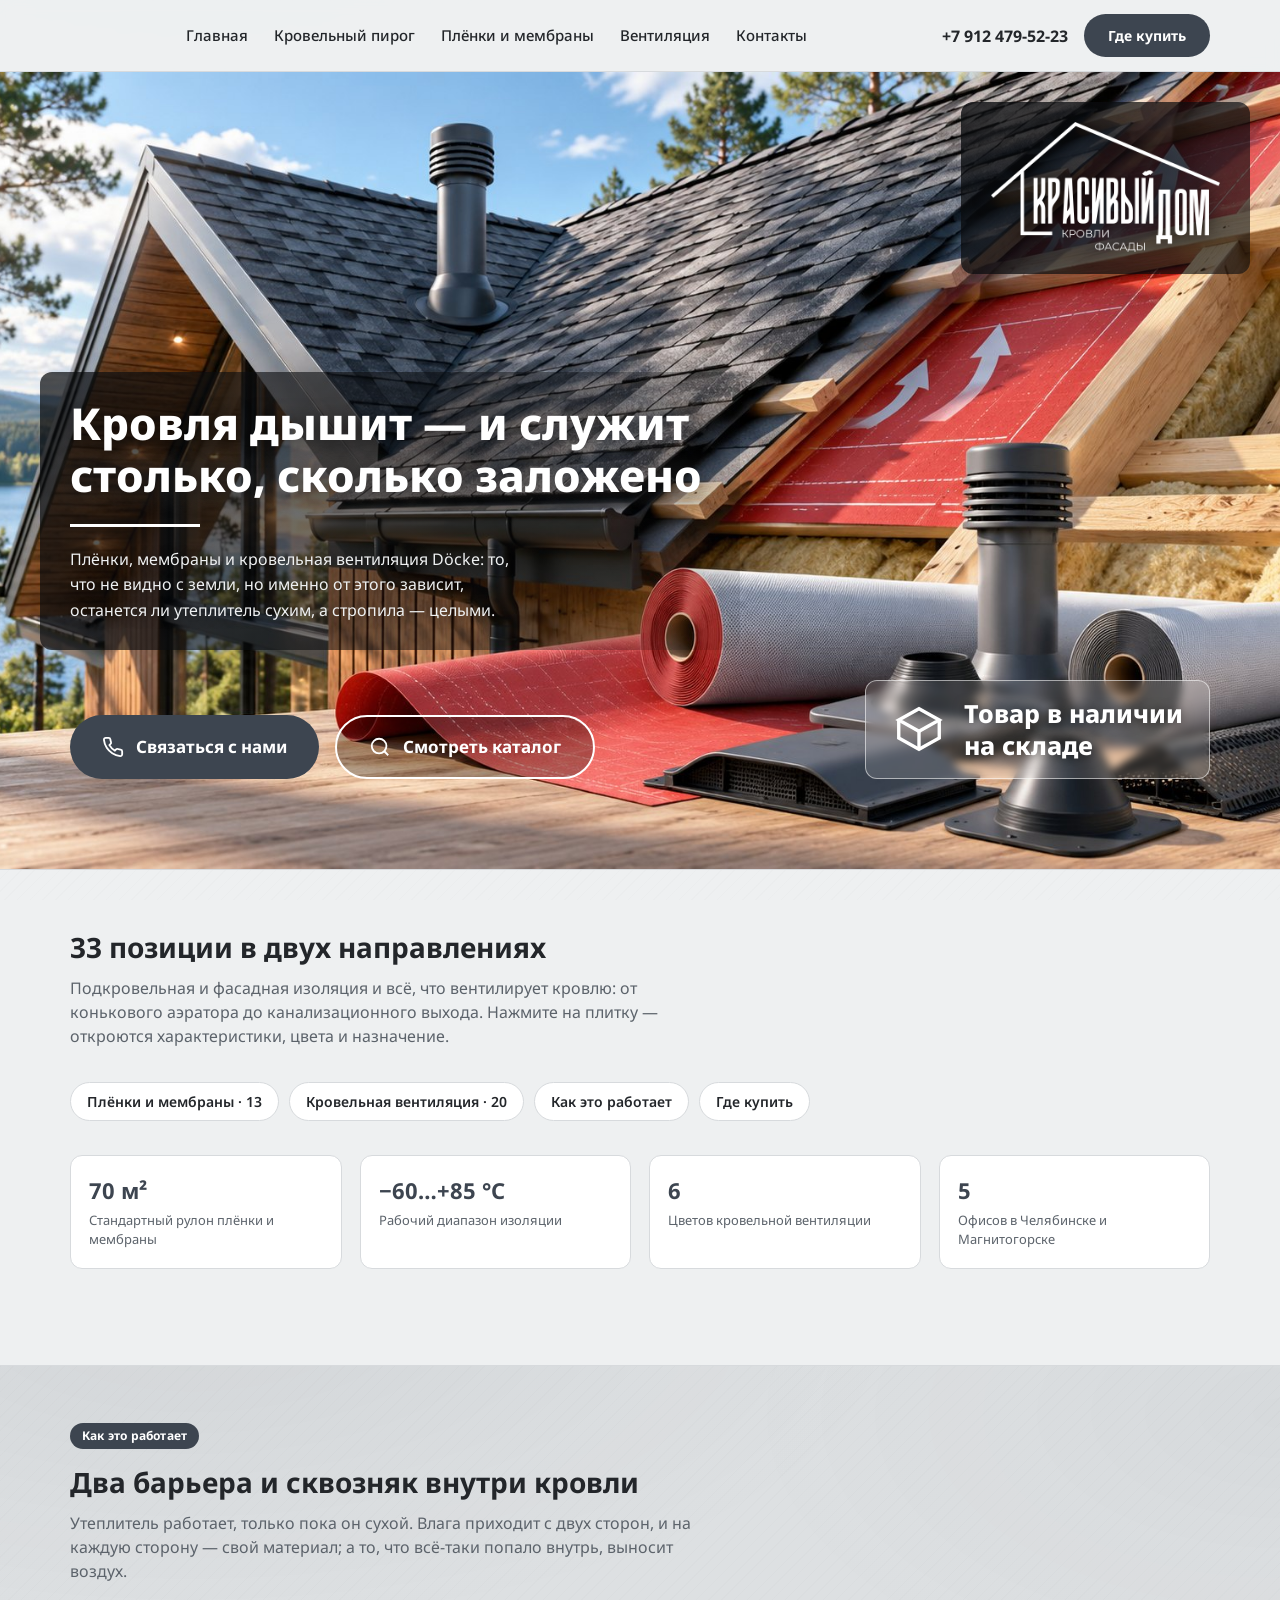
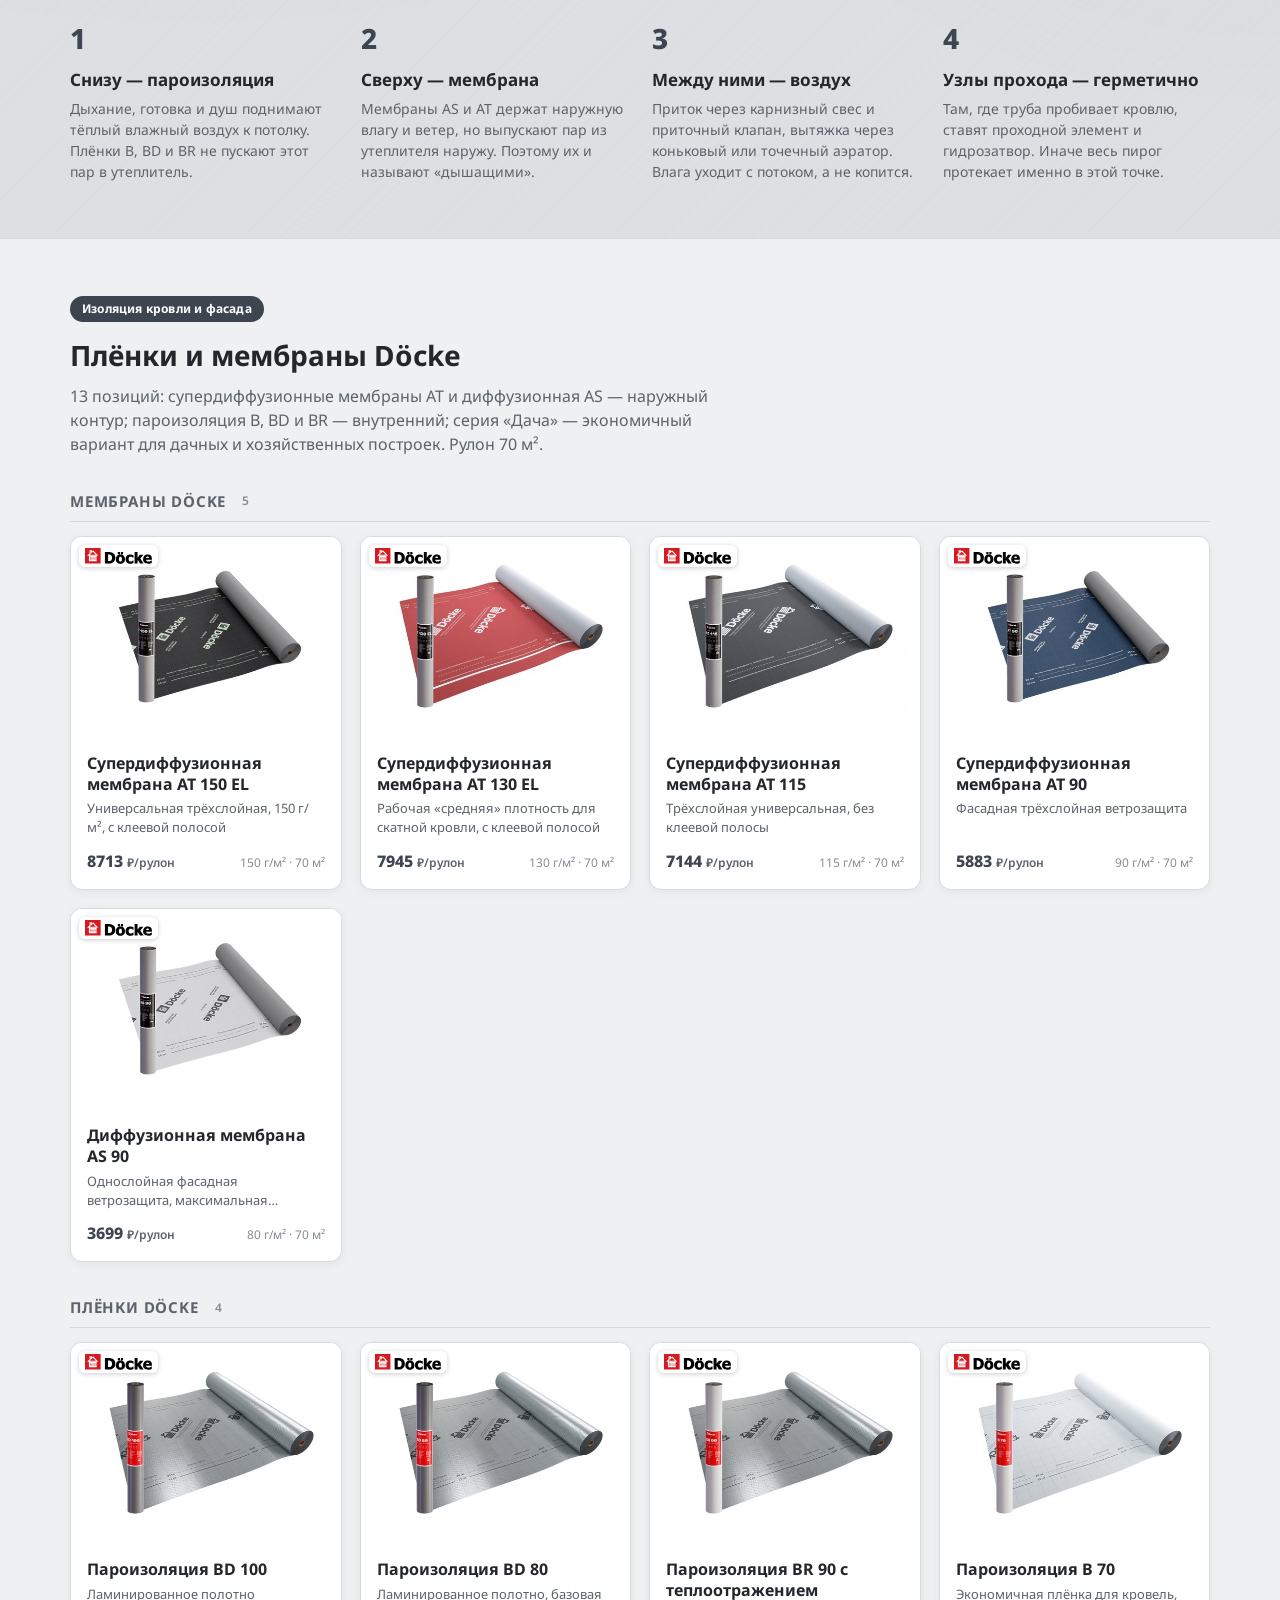
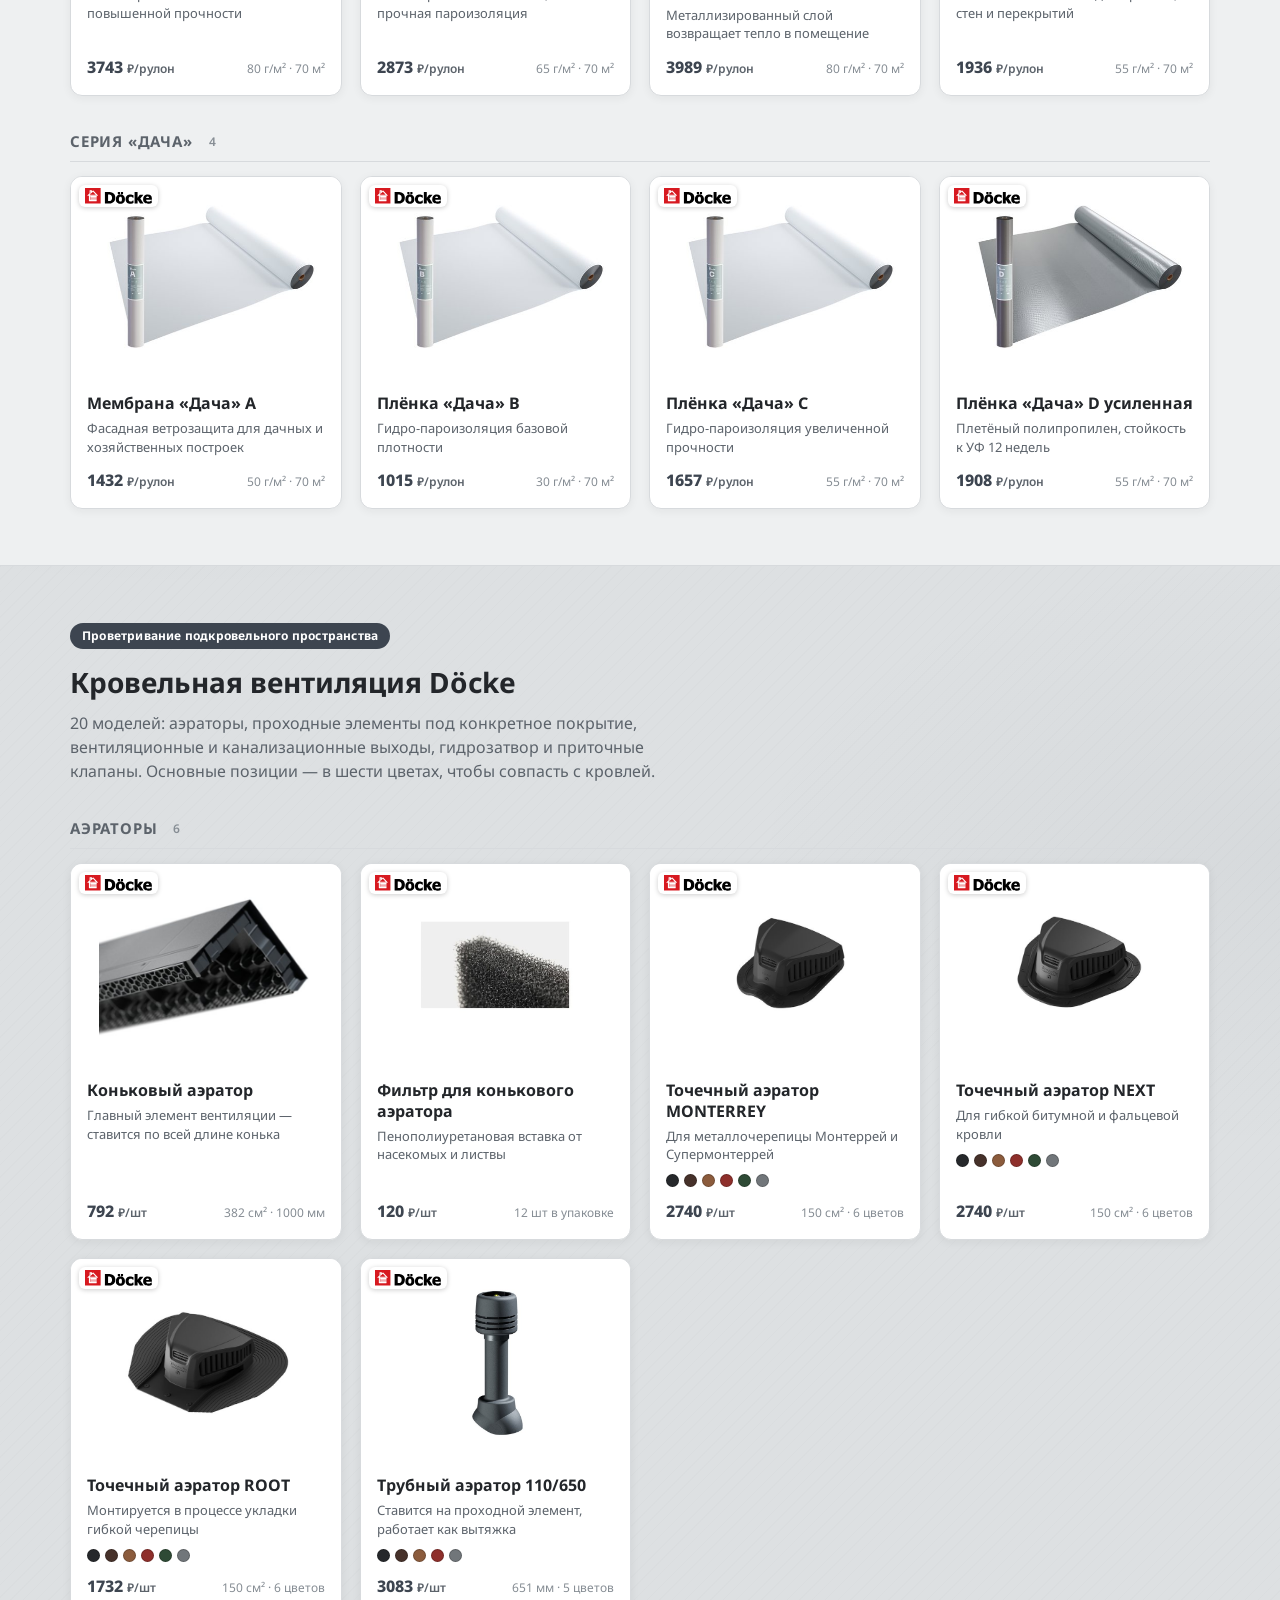
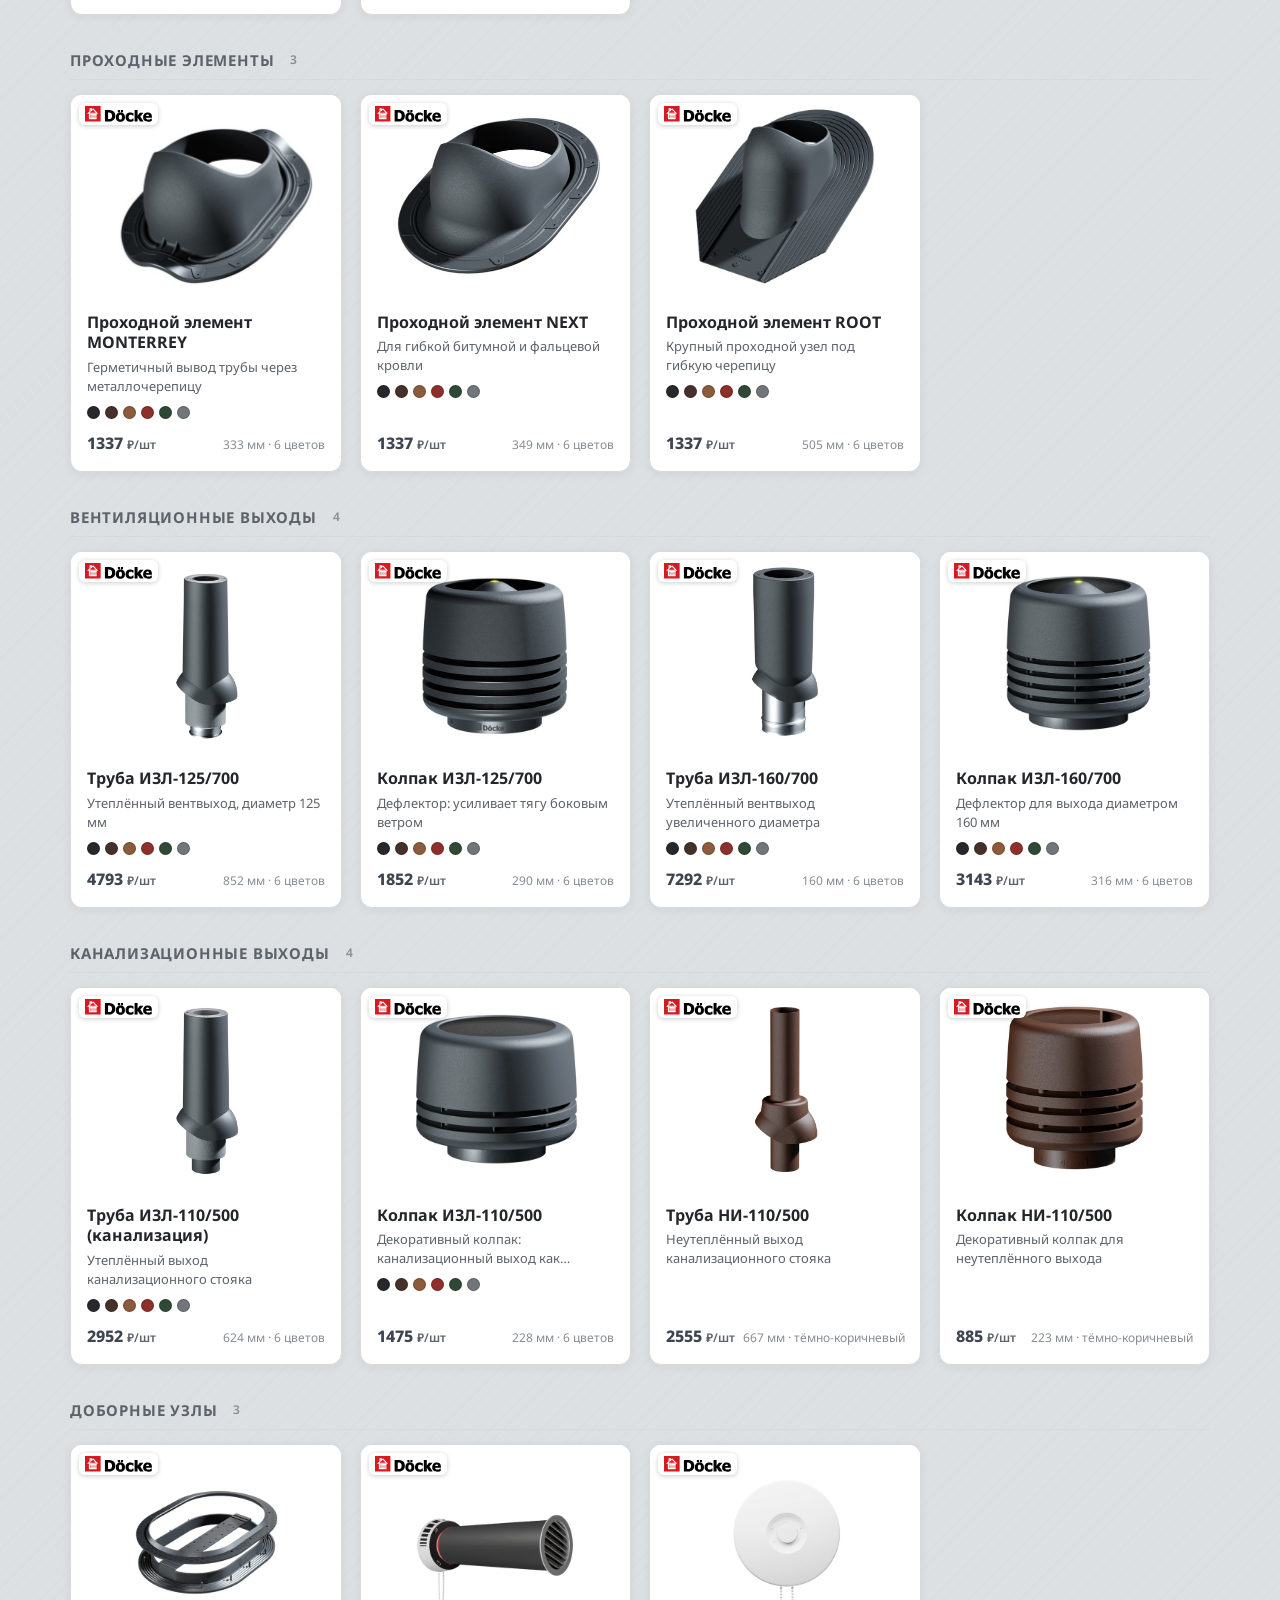
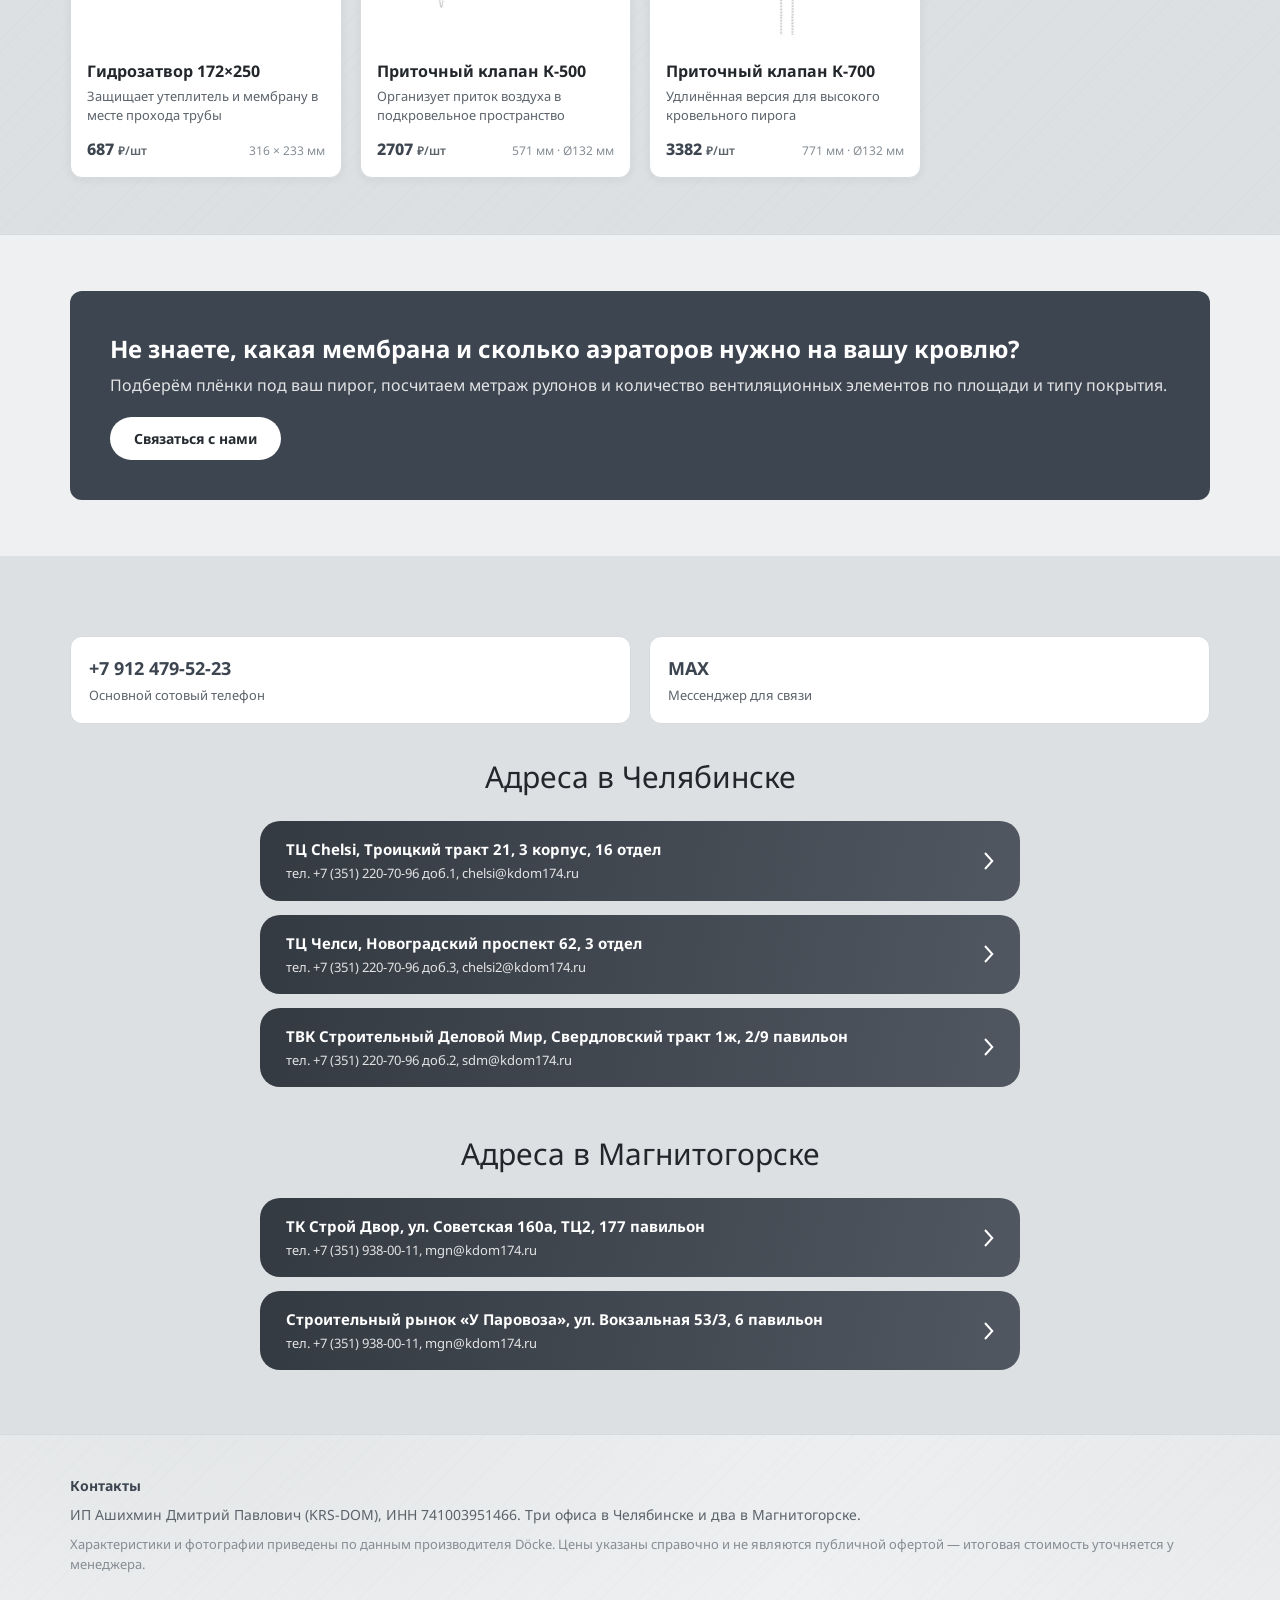
<file: index.html>
<!doctype html>
<html lang="ru">
<head>
<meta charset="UTF-8">
<meta name="viewport" content="width=device-width, initial-scale=1">
<title>Плёнки, мембраны и кровельная вентиляция Döcke — купить в Челябинске и Магнитогорске | Красивый дом</title>
<meta name="description" content="Официальный дилер Döcke в Челябинске и Магнитогорске. Супердиффузионные мембраны AT и AS, пароизоляция BD, BR и B, серия «Дача», коньковые и точечные аэраторы, проходные элементы, вентиляционные и канализационные выходы. Характеристики, цвета, адреса офисов.">
<link rel="preconnect" href="https://fonts.googleapis.com">
<link href="https://fonts.googleapis.com/css2?family=Noto+Sans:wght@400;500;700;800&subset=cyrillic&display=swap" rel="stylesheet">
<link rel="stylesheet" href="assets/style.css?v=2">
</head>
<body>

<header class="site-header">
  <div class="container header-inner">
    <nav class="main-nav">
      <a href="#top">Главная</a>
      <a href="#pirog">Кровельный пирог</a>
      <a href="#films">Плёнки и мембраны</a>
      <a href="#vent">Вентиляция</a>
      <a href="#contacts">Контакты</a>
    </nav>
    <div class="header-contacts">
      <span class="header-phone">+7 912 479-52-23</span>
      <a href="#contacts" class="btn">Где купить</a>
    </div>
  </div>
</header>

<section class="hero-v2" id="top">
  <img class="hero-v2-bg" src="assets/images/hero/hero-krovelnyy-pirog.jpg" alt="Кровельный пирог в разрезе: гибкая черепица, супердиффузионная мембрана, утеплитель, аэраторы и вентиляционные выходы Döcke" style="object-position: 62% 50%">
  <div class="hero-v2-logo">
    <img src="assets/images/logo-krasiviydom-white.png" alt="Красивый дом — Кровли, Фасады">
  </div>
  <div class="container hero-v2-inner">
    <div class="hero-v2-text">
      <h1>Кровля дышит — <span class="accent">и служит столько, сколько заложено</span></h1>
      <div class="hero-v2-rule"></div>
      <p>Плёнки, мембраны и кровельная вентиляция Döcke: то, что не видно с земли, но именно от этого зависит, останется ли утеплитель сухим, а стропила — целыми.</p>
    </div>

    <div class="hero-v2-bottom">
      <div class="hero-v2-actions">
        <a href="#contacts" class="btn">
          <svg width="22" height="22" viewBox="0 0 24 24" fill="none" stroke="currentColor" stroke-width="2"><path d="M22 16.92v3a2 2 0 0 1-2.18 2 19.79 19.79 0 0 1-8.63-3.07 19.5 19.5 0 0 1-6-6 19.79 19.79 0 0 1-3.07-8.67A2 2 0 0 1 4.11 2h3a2 2 0 0 1 2 1.72c.127.96.362 1.903.7 2.81a2 2 0 0 1-.45 2.11L8.09 9.91a16 16 0 0 0 6 6l1.27-1.27a2 2 0 0 1 2.11-.45c.907.338 1.85.573 2.81.7A2 2 0 0 1 22 16.92Z"/></svg>
          Связаться с нами
        </a>
        <a href="#films" class="btn-outline">
          <svg width="22" height="22" viewBox="0 0 24 24" fill="none" stroke="currentColor" stroke-width="2"><circle cx="11" cy="11" r="8"/><path d="m21 21-4.35-4.35"/></svg>
          Смотреть каталог
        </a>
      </div>
      <div class="hero-v2-stock">
        <svg width="46" height="46" viewBox="0 0 24 24" fill="none" stroke="currentColor" stroke-width="1.5"><path d="M21 8 12 3 3 8l9 5 9-5Z"/><path d="M3 8v8l9 5 9-5V8"/><path d="M12 13v8"/></svg>
        <span>Товар в наличии<br>на складе</span>
      </div>
    </div>
  </div>
</section>

<section>
  <div class="container">
    <h2 class="section-title">33 позиции в двух направлениях</h2>
    <p class="section-sub">Подкровельная и фасадная изоляция и всё, что вентилирует кровлю: от конькового аэратора до канализационного выхода. Нажмите на плитку — откроются характеристики, цвета и назначение.</p>

    <div class="quick-nav">
      <a href="#films">Плёнки и мембраны · 13</a>
      <a href="#vent">Кровельная вентиляция · 20</a>
      <a href="#pirog">Как это работает</a>
      <a href="#contacts">Где купить</a>
    </div>

    <div class="spec-grid" style="margin-top:0">
      <div class="spec-item"><div class="val">70 м²</div><div class="lbl">Стандартный рулон плёнки и мембраны</div></div>
      <div class="spec-item"><div class="val">−60…+85 °C</div><div class="lbl">Рабочий диапазон изоляции</div></div>
      <div class="spec-item"><div class="val">6</div><div class="lbl">Цветов кровельной вентиляции</div></div>
      <div class="spec-item"><div class="val">5</div><div class="lbl">Офисов в Челябинске и Магнитогорске</div></div>
    </div>
  </div>
</section>

<section class="alt" id="pirog">
  <div class="container">
    <div><span class="tag">Как это работает</span></div>
    <h2 class="section-title">Два барьера и сквозняк внутри кровли</h2>
    <p class="section-sub">Утеплитель работает, только пока он сухой. Влага приходит с двух сторон, и на каждую сторону — свой материал; а то, что всё-таки попало внутрь, выносит воздух.</p>
    <div class="advantages">
      <div class="advantage">
        <div class="num">1</div>
        <h4>Снизу — пароизоляция</h4>
        <p>Дыхание, готовка и душ поднимают тёплый влажный воздух к потолку. Плёнки B, BD и BR не пускают этот пар в утеплитель.</p>
      </div>
      <div class="advantage">
        <div class="num">2</div>
        <h4>Сверху — мембрана</h4>
        <p>Мембраны AS и AT держат наружную влагу и ветер, но выпускают пар из утеплителя наружу. Поэтому их и называют «дышащими».</p>
      </div>
      <div class="advantage">
        <div class="num">3</div>
        <h4>Между ними — воздух</h4>
        <p>Приток через карнизный свес и приточный клапан, вытяжка через коньковый или точечный аэратор. Влага уходит с потоком, а не копится.</p>
      </div>
      <div class="advantage">
        <div class="num">4</div>
        <h4>Узлы прохода — герметично</h4>
        <p>Там, где труба пробивает кровлю, ставят проходной элемент и гидрозатвор. Иначе весь пирог протекает именно в этой точке.</p>
      </div>
    </div>
  </div>
</section>

<section id="films">
  <div class="container">
    <div><span class="tag">Изоляция кровли и фасада</span></div>
    <h2 class="section-title">Плёнки и мембраны Döcke</h2>
    <p class="section-sub">13 позиций: супердиффузионные мембраны AT и диффузионная AS — наружный контур; пароизоляция B, BD и BR — внутренний; серия «Дача» — экономичный вариант для дачных и хозяйственных построек. Рулон 70 м².</p>
    <div id="films-grid"></div>
  </div>
</section>

<section class="alt" id="vent">
  <div class="container">
    <div><span class="tag">Проветривание подкровельного пространства</span></div>
    <h2 class="section-title">Кровельная вентиляция Döcke</h2>
    <p class="section-sub">20 моделей: аэраторы, проходные элементы под конкретное покрытие, вентиляционные и канализационные выходы, гидрозатвор и приточные клапаны. Основные позиции — в шести цветах, чтобы совпасть с кровлей.</p>
    <div id="vent-grid"></div>
  </div>
</section>

<section>
  <div class="container">
    <div class="cta-band">
      <div>
        <h3>Не знаете, какая мембрана и сколько аэраторов нужно на вашу кровлю?</h3>
        <p>Подберём плёнки под ваш пирог, посчитаем метраж рулонов и количество вентиляционных элементов по площади и типу покрытия.</p>
      </div>
      <a href="#contacts" class="btn">Связаться с нами</a>
    </div>
  </div>
</section>

<section class="addr-section" id="contacts">
  <div class="container">
    <div class="spec-grid" style="grid-template-columns: repeat(auto-fit, minmax(240px,1fr)); margin-bottom:30px">
      <div class="spec-item">
        <div class="val" style="font-size:18px">+7 912 479-52-23</div>
        <div class="lbl">Основной сотовый телефон</div>
      </div>
      <div class="spec-item">
        <div class="val" style="font-size:18px">MAX</div>
        <div class="lbl">Мессенджер для связи</div>
      </div>
    </div>

    <h2 class="addr-heading">Адреса в Челябинске</h2>
    <div class="addr-list">
      <a class="addr-btn" href="https://yandex.ru/maps/-/CPV6jSyN" target="_blank" rel="noopener">
        <span class="addr-btn-text">
          <span class="addr-btn-title">ТЦ Chelsi, Троицкий тракт 21, 3 корпус, 16 отдел</span>
          <span class="addr-btn-descr">тел. +7 (351) 220-70-96 доб.1, chelsi@kdom174.ru</span>
        </span>
        <span class="addr-btn-arrow"><svg viewBox="0 0 10 18" fill="none" xmlns="http://www.w3.org/2000/svg"><path d="M1.00071 1L8.27344 9L1.00071 17" stroke="currentColor" stroke-width="2"/></svg></span>
      </a>
      <a class="addr-btn" href="https://yandex.ru/maps/-/CPV6jDYJ" target="_blank" rel="noopener">
        <span class="addr-btn-text">
          <span class="addr-btn-title">ТЦ Челси, Новоградский проспект 62, 3 отдел</span>
          <span class="addr-btn-descr">тел. +7 (351) 220-70-96 доб.3, chelsi2@kdom174.ru</span>
        </span>
        <span class="addr-btn-arrow"><svg viewBox="0 0 10 18" fill="none" xmlns="http://www.w3.org/2000/svg"><path d="M1.00071 1L8.27344 9L1.00071 17" stroke="currentColor" stroke-width="2"/></svg></span>
      </a>
      <a class="addr-btn" href="https://yandex.ru/maps/-/CPV6jP55" target="_blank" rel="noopener">
        <span class="addr-btn-text">
          <span class="addr-btn-title">ТВК Строительный Деловой Мир, Свердловский тракт 1ж, 2/9 павильон</span>
          <span class="addr-btn-descr">тел. +7 (351) 220-70-96 доб.2, sdm@kdom174.ru</span>
        </span>
        <span class="addr-btn-arrow"><svg viewBox="0 0 10 18" fill="none" xmlns="http://www.w3.org/2000/svg"><path d="M1.00071 1L8.27344 9L1.00071 17" stroke="currentColor" stroke-width="2"/></svg></span>
      </a>
    </div>
    <h2 class="addr-heading">Адреса в Магнитогорске</h2>
    <div class="addr-list">
      <a class="addr-btn" href="https://yandex.ru/maps/-/CPV6fX35" target="_blank" rel="noopener">
        <span class="addr-btn-text">
          <span class="addr-btn-title">ТК Строй Двор, ул. Советская 160а, ТЦ2, 177 павильон</span>
          <span class="addr-btn-descr">тел. +7 (351) 938-00-11, mgn@kdom174.ru</span>
        </span>
        <span class="addr-btn-arrow"><svg viewBox="0 0 10 18" fill="none" xmlns="http://www.w3.org/2000/svg"><path d="M1.00071 1L8.27344 9L1.00071 17" stroke="currentColor" stroke-width="2"/></svg></span>
      </a>
      <a class="addr-btn" href="https://yandex.ru/maps/-/CPV6f85S" target="_blank" rel="noopener">
        <span class="addr-btn-text">
          <span class="addr-btn-title">Строительный рынок «У Паровоза», ул. Вокзальная 53/3, 6 павильон</span>
          <span class="addr-btn-descr">тел. +7 (351) 938-00-11, mgn@kdom174.ru</span>
        </span>
        <span class="addr-btn-arrow"><svg viewBox="0 0 10 18" fill="none" xmlns="http://www.w3.org/2000/svg"><path d="M1.00071 1L8.27344 9L1.00071 17" stroke="currentColor" stroke-width="2"/></svg></span>
      </a>
    </div>
  </div>
</section>

<footer class="site-footer">
  <div class="container">
    <h4 style="margin:0 0 8px;color:var(--gold);font-size:14px">Контакты</h4>
    <p style="margin:0;color:var(--muted);font-size:14px">ИП Ашихмин Дмитрий Павлович (KRS-DOM), ИНН 741003951466. Три офиса в Челябинске и два в Магнитогорске.</p>
    <p style="margin:10px 0 0;color:var(--muted-2);font-size:13px">Характеристики и фотографии приведены по данным производителя Döcke. Цены указаны справочно и не являются публичной офертой — итоговая стоимость уточняется у менеджера.</p>
  </div>
</footer>

<script src="assets/data.js?v=2"></script>
<script src="assets/site.js?v=3"></script>
<script>
/* ==================================================================
   Ц Е Н Ы   —   м е н я ю т с я   з д е с ь

   Прайс-лист КД (С) от 01.09.2026, колонка C.
   Плёнки и мембраны продаются рулонами по 70 м², вентиляция — штуками,
   поэтому таблицы две: у каждой своя единица измерения.

   Правьте только число в кавычках справа: было "1200" — стало "1350".
   Всё остальное в строке (название слева, двоеточие, запятая в конце)
   не трогайте.

   Пустые кавычки ""  — на плитке будет «Цена по запросу».
   После правки: «Сохранить и закрыть» -> «Опубликовать».
   ================================================================== */

/* ---------- Плёнки и мембраны: цена за рулон 70 м² ---------- */
var DK_PRICES_FILMS = {

  /* Мембраны Döcke */
  'Супердиффузионная мембрана AT 150 EL':  '8713',
  'Супердиффузионная мембрана AT 130 EL':  '7945',
  'Супердиффузионная мембрана AT 115':     '7144',
  'Супердиффузионная мембрана AT 90':      '5883',
  'Диффузионная мембрана AS 90':           '3699',

  /* Плёнки Döcke */
  'Пароизоляция BD 100':                   '3743',
  'Пароизоляция BD 80':                    '2873',
  'Пароизоляция BR 90 с теплоотражением':  '3989',
  'Пароизоляция B 70':                     '1936',

  /* Серия «Дача» */
  'Мембрана «Дача» A':                     '1432',
  'Плёнка «Дача» B':                       '1015',
  'Плёнка «Дача» C':                       '1657',
  'Плёнка «Дача» D усиленная':             '1908'
};

/* ---------- Кровельная вентиляция: цена за штуку ---------- */
var DK_PRICES_VENT = {

  /* Аэраторы */
  'Коньковый аэратор':                     '792',
  'Фильтр для конькового аэратора':        '120',
  'Точечный аэратор MONTERREY':            '2740',
  'Точечный аэратор NEXT':                 '2740',
  'Точечный аэратор ROOT':                 '1732',
  'Трубный аэратор 110/650':               '3083',

  /* Проходные элементы */
  'Проходной элемент MONTERREY':           '1337',
  'Проходной элемент NEXT':                '1337',
  'Проходной элемент ROOT':                '1337',

  /* Вентиляционные выходы */
  'Труба ИЗЛ-125/700':                     '4793',
  'Колпак ИЗЛ-125/700':                    '1852',
  'Труба ИЗЛ-160/700':                     '7292',
  'Колпак ИЗЛ-160/700':                    '3143',

  /* Канализационные выходы */
  'Труба ИЗЛ-110/500 (канализация)':       '2952',
  'Колпак ИЗЛ-110/500':                    '1475',
  'Труба НИ-110/500':                      '2555',
  'Колпак НИ-110/500':                     '885',

  /* Доборные узлы */
  'Гидрозатвор 172×250':                   '687',
  'Приточный клапан К-500':                '2707',
  'Приточный клапан К-700':                '3382'
};
/* ================ конец блока цен ================================= */

/* ---- ЗАПУСК ---- сборщик T123 оборачивает всё, что ниже, в загрузчик:
   в блоке Тильды теги <script src> не выполняются, и скрипты приходится
   подтягивать самим. Строки ниже правятся как обычно. */
if (typeof applyPrices === 'function') {
  applyPrices(DK_PRICES_FILMS, '₽/рулон', [FILMS]);
  applyPrices(DK_PRICES_VENT, '₽/шт', [VENT]);
}
renderSection('films', FILMS);
renderSection('vent', VENT);
initModelModal();
</script>
</body>
</html>
</file>
<file: assets/style.css>
:root {
  --gold: #3d4550;
  --gold-dark: #262b32;
  --gold-soft: #ffffff;
  --text: #23262a;
  --muted: #5c636b;
  --muted-2: #868d94;
  --bg: #eef0f1;
  --panel: #ffffff;
  --panel-alt: #dde0e2;
  --media-bg: #aeb2b7;
  --media-bg-light: #e7e9ea;
  --border: #d7dadd;
  --radius: 12px;
  --pill: 999px;
  --texture:
    radial-gradient(ellipse 1100px 480px at 15% -10%, rgba(61,69,80,0.06), transparent 65%),
    radial-gradient(ellipse 900px 500px at 100% 10%, rgba(61,69,80,0.04), transparent 60%),
    repeating-linear-gradient(135deg, rgba(0,0,0,0.012) 0px, rgba(0,0,0,0.012) 1px, transparent 1px, transparent 9px);
}

* { box-sizing: border-box; }

body {
  margin: 0;
  font-family: 'Noto Sans', Arial, sans-serif;
  color: var(--text);
  background-color: var(--bg);
  background-image: var(--texture);
  background-attachment: fixed;
  line-height: 1.5;
}

a { color: var(--gold); text-decoration: none; }
a:hover { text-decoration: underline; }

img { max-width: 100%; display: block; }

.container {
  max-width: 1180px;
  margin: 0 auto;
  padding: 0 20px;
}

/* Header */
header.site-header {
  border-bottom: 1px solid var(--border);
  position: sticky;
  top: 0;
  background: rgba(238,240,241,0.92);
  backdrop-filter: blur(6px);
  z-index: 50;
}

.header-inner {
  display: flex;
  align-items: center;
  justify-content: space-between;
  padding: 14px 0;
  gap: 20px;
}

.logo {
  display: flex;
  align-items: center;
  gap: 10px;
  font-weight: 700;
  font-size: 20px;
  color: var(--text);
  letter-spacing: .3px;
}
.logo img { height: 44px; width: auto; }

nav.main-nav {
  display: flex;
  gap: 26px;
  flex: 1;
  justify-content: center;
}
nav.main-nav a {
  color: var(--text);
  font-size: 15px;
  font-weight: 500;
}
nav.main-nav a.active,
nav.main-nav a:hover { color: var(--gold); text-decoration: none; }

.header-contacts {
  display: flex;
  align-items: center;
  gap: 16px;
}
.header-phone {
  font-weight: 700;
  font-size: 16px;
  color: var(--text);
  white-space: nowrap;
}
.btn {
  display: inline-block;
  background: var(--gold);
  color: #fff;
  padding: 11px 24px;
  border-radius: var(--pill);
  font-weight: 700;
  font-size: 14px;
  border: none;
  cursor: pointer;
  white-space: nowrap;
}
.btn:hover { background: var(--gold-dark); text-decoration: none; }
.btn-outline {
  display: inline-block;
  background: transparent;
  color: var(--gold);
  padding: 10px 23px;
  border-radius: var(--pill);
  font-weight: 700;
  font-size: 14px;
  border: 1.5px solid var(--gold);
}
.btn-outline:hover { background: var(--gold); color: #fff; text-decoration: none; }

/* Hero v2 — full-bleed photo hero, krs-dom style */
.hero-v2 {
  position: relative;
  min-height: 620px;
  overflow: hidden;
  border-bottom: 1px solid var(--border);
}
.hero-v2-bg {
  position: absolute;
  inset: 0;
  width: 100%;
  height: 100%;
  object-fit: cover;
  object-position: 60% 45%;
}
.hero-v2-logo {
  position: absolute;
  top: 30px;
  right: 30px;
  z-index: 3;
  display: block;
  padding: 20px 30px 22px;
}
/* тёмная подложка — как под заголовком, иначе белый логотип тонет в небе */
.hero-v2-logo::before {
  content: '';
  position: absolute;
  inset: 0;
  border-radius: var(--radius);
  background: linear-gradient(125deg, rgba(10,12,15,0.8) 0%, rgba(10,12,15,0.62) 100%);
  z-index: 0;
}
.hero-v2-logo img {
  position: relative;
  z-index: 1;
  height: 130px;
  width: auto;
  display: block;
  filter: drop-shadow(0 2px 10px rgba(0,0,0,0.7));
}
@media (max-width: 860px) {
  .hero-v2-logo { top: 14px; right: 14px; padding: 12px 17px 13px; }
  .hero-v2-logo img { height: 62px; }
}
.hero-v2-inner {
  position: relative;
  z-index: 2;
  min-height: 620px;
  padding: 44px 20px 34px;
  display: flex;
  flex-direction: column;
  justify-content: space-between;
}
.hero-v2-text {
  position: relative;
  max-width: 700px;
  margin-top: 200px;
  padding: 26px 30px;
  margin-left: -30px;
}
.hero-v2-text::before {
  content: '';
  position: absolute;
  inset: 0;
  background: linear-gradient(100deg, rgba(10,12,15,0.72) 0%, rgba(10,12,15,0.52) 55%, rgba(10,12,15,0.08) 100%);
  border-radius: var(--radius);
  z-index: 0;
}
.hero-v2-text h1,
.hero-v2-text p,
.hero-v2-rule {
  position: relative;
  z-index: 1;
}
.hero-v2-text h1 {
  font-size: 44px;
  font-weight: 800;
  line-height: 1.18;
  margin: 0;
  color: #fff;
  text-shadow: 0 2px 18px rgba(0,0,0,0.55);
}
.hero-v2-text h1 .accent {
  color: var(--gold-soft);
  text-shadow: 0 2px 22px rgba(0,0,0,0.75), 0 0 30px rgba(255,255,255,0.25);
}
.hero-v2-rule { width: 130px; height: 3px; background: var(--gold-soft); margin: 22px 0 20px; }
.hero-v2-text p {
  color: #eef0f1;
  font-size: 16px;
  line-height: 1.6;
  margin: 0;
  max-width: 460px;
  text-shadow: 0 1px 12px rgba(0,0,0,0.6);
}

.hero-v2-stock {
  align-self: flex-end;
  display: flex;
  align-items: center;
  gap: 18px;
  color: #fff;
  font-size: 25px;
  font-weight: 800;
  line-height: 1.3;
  text-shadow: 0 1px 12px rgba(0,0,0,0.6);
  background: rgba(255,255,255,0.14);
  border: 1.5px solid rgba(255,255,255,0.55);
  backdrop-filter: blur(4px);
  border-radius: var(--radius);
  padding: 16px 26px;
}
.hero-v2-stock svg { flex-shrink: 0; color: #fff; width: 54px; height: 54px; }

@media (max-width: 860px) {
  .hero-v2-stock { font-size: 17px; padding: 12px 18px; gap: 12px; }
  .hero-v2-stock svg { width: 38px; height: 38px; }
}

.hero-v2-bottom {
  display: flex;
  align-items: flex-end;
  justify-content: space-between;
  flex-wrap: wrap;
  gap: 20px;
  margin-top: 30px;
}
.hero-v2-actions { display: flex; gap: 16px; flex-wrap: wrap; }
.hero-v2-actions .btn,
.hero-v2-actions .btn-outline {
  display: inline-flex;
  align-items: center;
  gap: 12px;
  font-size: 17px;
  padding: 17px 32px;
}
.hero-v2-actions .btn-outline { background: rgba(0,0,0,0.28); border-color: #fff; color: #fff; border-width: 2px; }
.hero-v2-actions .btn-outline:hover { background: #fff; color: var(--text); }

@media (max-width: 860px) {
  .hero-v2-actions .btn,
  .hero-v2-actions .btn-outline { font-size: 15px; padding: 14px 24px; }
}

@media (max-width: 860px) {
  .hero-v2 { min-height: unset; }
  .hero-v2-inner { min-height: unset; padding: 32px 20px; gap: 26px; }
  .hero-v2-text { margin-top: 100px; margin-left: 0; padding: 16px 18px; }
  .hero-v2-text h1 { font-size: 30px; }
  .hero-v2-stock { align-self: flex-start; font-size: 16px; }
  .hero-v2-bottom { flex-direction: column; align-items: flex-start; }
}

/* Sections */
section { padding: 56px 0; }
section.alt {
  background-color: var(--panel-alt);
  background-image: var(--texture);
  border-top: 1px solid var(--border);
  border-bottom: 1px solid var(--border);
}

.section-title {
  font-size: 28px;
  margin: 0 0 8px;
  color: var(--text);
  position: relative;
  display: inline-block;
}
.section-sub {
  color: var(--muted);
  font-size: 16px;
  margin: 0 0 34px;
  max-width: 640px;
}

.docke-badge {
  position: absolute;
  top: 10px;
  left: 10px;
  height: 26px;
  width: auto;
  background: #fff;
  border-radius: 6px;
  padding: 3px 6px;
  box-shadow: 0 1px 5px rgba(0,0,0,0.2);
  z-index: 2;
}
.tag {
  display: inline-block;
  font-size: 12px;
  font-weight: 700;
  color: #fff;
  background: var(--gold);
  padding: 4px 12px;
  border-radius: var(--pill);
  margin-bottom: 12px;
  letter-spacing: .2px;
}

/* Advantages */
.advantages {
  display: grid;
  grid-template-columns: repeat(auto-fit, minmax(220px, 1fr));
  gap: 24px;
}
.advantage h4 { margin: 0 0 6px; font-size: 17px; color: var(--text); }
.advantage p { margin: 0; color: var(--muted); font-size: 14px; }
.advantage .num {
  color: var(--gold);
  font-size: 28px;
  font-weight: 800;
  margin-bottom: 8px;
}

/* Collection blocks (facade panels) */
.collection-block {
  background: var(--panel);
  border: 1px solid var(--border);
  border-radius: var(--radius);
  box-shadow: 0 4px 18px rgba(32,36,41,0.06);
  padding: 28px;
  margin-bottom: 26px;
}
.collection-block:last-child { margin-bottom: 0; }
.collection-block .section-sub { margin-bottom: 18px; }
.collection-block .spec-grid { margin: 14px 0 0; }
.collection-block .spec-item,
.collection-block .product-card { background: var(--panel-alt); }
.collection-block .product-grid { margin-bottom: 18px; }
.collection-subheading {
  font-size: 13px;
  font-weight: 700;
  text-transform: uppercase;
  letter-spacing: .3px;
  color: var(--muted);
  margin: 0 0 10px;
}
.collection-subheading-row {
  display: flex;
  align-items: center;
  justify-content: space-between;
  flex-wrap: wrap;
  gap: 6px 20px;
  margin-bottom: 10px;
}
.collection-subheading-row .collection-subheading { margin-bottom: 0; }
@media (max-width: 640px) {
  .collection-block { padding: 20px; }
}

.collection-head {
  display: grid;
  grid-template-columns: 340px 1fr;
  gap: 28px;
  align-items: start;
  margin-bottom: 24px;
}
.collection-hero-col {
  display: flex;
  flex-direction: column;
  align-items: flex-start;
  gap: 14px;
}
.collection-hero {
  position: relative;
  width: 100%;
  aspect-ratio: 4 / 3;
  border-radius: var(--radius);
  overflow: hidden;
  border: 1px solid var(--border);
  background: var(--media-bg);
  display: flex;
  align-items: center;
  justify-content: center;
}
.collection-hero img:not(.docke-badge) { width: 100%; height: 100%; object-fit: contain; display: block; }
@media (max-width: 860px) {
  .collection-head { grid-template-columns: 1fr; gap: 18px; }
}

.collection-tag {
  display: inline-flex;
  align-items: center;
  font-size: 12px;
  font-weight: 700;
  letter-spacing: .4px;
  text-transform: uppercase;
  color: var(--gold);
  background: var(--panel-alt);
  border: 1px solid var(--border);
  padding: 5px 14px;
  border-radius: var(--pill);
  margin-bottom: 14px;
}
.collection-title { display: block; margin-top: 0; }

.collection-title-row {
  display: flex;
  align-items: baseline;
  justify-content: space-between;
  flex-wrap: wrap;
  gap: 8px 20px;
}
.collection-title-row .collection-title { margin-bottom: 8px; }
.collection-price {
  font-size: 18px;
  color: var(--muted);
  white-space: nowrap;
}
.collection-price span {
  color: var(--gold);
  font-weight: 800;
  font-size: 26px;
}

.product-card { cursor: pointer; appearance: none; -webkit-appearance: none; font-family: inherit; }
.product-card.is-active { border-color: var(--gold); box-shadow: 0 0 0 1px var(--gold); }

.spec-grid {
  display: grid;
  grid-template-columns: repeat(auto-fit, minmax(180px, 1fr));
  gap: 18px;
  margin: 30px 0 40px;
}
.spec-item {
  border: 1px solid var(--border);
  border-radius: var(--radius);
  padding: 18px;
  background: var(--panel);
}
.spec-item .val { font-size: 22px; font-weight: 700; color: var(--gold); }
.spec-item .lbl { color: var(--muted); font-size: 13px; margin-top: 4px; }

.product-grid {
  display: flex;
  gap: 14px;
  overflow-x: auto;
  padding-bottom: 12px;
  scroll-snap-type: x proximity;
}
.product-grid::-webkit-scrollbar { height: 8px; }
.product-grid::-webkit-scrollbar-track { background: var(--panel-alt); border-radius: 4px; }
.product-grid::-webkit-scrollbar-thumb { background: var(--gold-soft); border-radius: 4px; }
.product-card {
  flex: 0 0 160px;
  scroll-snap-align: start;
  border: 1px solid var(--border);
  border-radius: var(--radius);
  padding: 10px;
  background: var(--panel);
  text-align: center;
  transition: border-color .15s;
}
.product-card:hover { border-color: var(--gold); }
.product-card .img-wrap {
  aspect-ratio: 344 / 386;
  display: flex;
  align-items: center;
  justify-content: center;
  margin-bottom: 8px;
  background: var(--media-bg);
  border-radius: 8px;
}
.product-card h4 { font-size: 12px; margin: 0 0 4px; font-weight: 600; color: var(--text); }
.product-card .articul { font-size: 10px; color: var(--muted-2); margin-bottom: 4px; }
.product-card .price { font-weight: 700; color: var(--gold); font-size: 13px; }
.product-card .price .old {
  color: var(--muted-2);
  text-decoration: line-through;
  font-weight: 400;
  font-size: 13px;
  margin-left: 6px;
}

table.compare {
  width: 100%;
  border-collapse: collapse;
  margin: 30px 0;
  font-size: 14px;
  background: var(--panel);
}
table.compare th, table.compare td {
  border: 1px solid var(--border);
  padding: 12px 14px;
  text-align: left;
  color: var(--text);
}
table.compare th { background: var(--panel-alt); color: var(--gold); }
table.compare td.center, table.compare th.center { text-align: center; }

/* CTA band */
.cta-band {
  background: var(--gold);
  color: #fff;
  border-radius: var(--radius);
  padding: 40px;
  display: flex;
  align-items: center;
  justify-content: space-between;
  flex-wrap: wrap;
  gap: 20px;
}
.cta-band h3 { margin: 0 0 6px; font-size: 24px; color: #fff; }
.cta-band p { margin: 0; opacity: .85; }
.cta-band .btn { background: #fff; color: var(--gold-dark); }
.cta-band .btn:hover { background: var(--panel-alt); }

/* Contacts */
.contacts-grid {
  display: grid;
  grid-template-columns: repeat(auto-fit, minmax(260px, 1fr));
  gap: 24px;
}
.contact-card {
  border: 1px solid var(--border);
  border-radius: var(--radius);
  padding: 24px;
  background: var(--panel);
}
.contact-card h3 { margin: 0 0 14px; font-size: 18px; color: var(--gold); }
.contact-card .row { margin-bottom: 8px; font-size: 15px; color: var(--text); }
.contact-card .row span.lbl { color: var(--muted); display: block; font-size: 12px; }

.breadcrumbs {
  font-size: 13px;
  color: var(--muted);
  margin: 20px 0;
}
.breadcrumbs a { color: var(--muted); }

/* Addresses block */
.addr-section {
  background: var(--panel-alt);
  padding: 50px 0 20px;
}
.addr-heading {
  color: var(--text);
  font-size: 30px;
  font-weight: 400;
  margin: 0 0 22px;
  text-align: center;
}
.addr-list {
  display: flex;
  flex-direction: column;
  gap: 14px;
  max-width: 760px;
  margin: 0 auto 44px;
}
.addr-btn {
  display: flex;
  align-items: center;
  justify-content: space-between;
  gap: 16px;
  background-image: linear-gradient(100deg, rgba(52,58,66,1) 0%, rgba(80,87,96,1) 100%);
  color: #fff;
  border-radius: 20px;
  padding: 18px 26px;
  text-decoration: none;
}
.addr-btn:hover { opacity: .88; text-decoration: none; }
.addr-btn-text { text-align: left; min-width: 0; }
.addr-btn-title { display: block; font-weight: 700; font-size: 15px; line-height: 1.4; }
.addr-btn-descr { display: block; font-size: 13px; opacity: .85; margin-top: 4px; line-height: 1.4; }
.addr-btn-arrow { flex-shrink: 0; color: #fff; }
.addr-btn-arrow svg { width: 10px; height: 18px; display: block; }

/* Footer */
footer.site-footer {
  border-top: 1px solid var(--border);
  padding: 40px 0;
  background-color: var(--bg);
  background-image: var(--texture);
  margin-top: 0;
}
.footer-inner {
  display: flex;
  justify-content: space-between;
  flex-wrap: wrap;
  gap: 24px;
}
.footer-col h4 { font-size: 14px; margin: 0 0 12px; color: var(--gold); }
.footer-col a { display: block; color: var(--muted); font-size: 14px; margin-bottom: 8px; }
.footer-col a:hover { color: var(--gold); }
.footer-bottom {
  margin-top: 30px;
  padding-top: 20px;
  border-top: 1px solid var(--border);
  font-size: 13px;
  color: var(--muted-2);
  display: flex;
  justify-content: space-between;
  flex-wrap: wrap;
  gap: 10px;
}

@media (max-width: 860px) {
  nav.main-nav { display: none; }
  .hero-text h1 { font-size: 28px; }
}

/* ============================================================
   Fort Steel — дополнения к базовой теме
   ============================================================ */

/* Изображения товаров — фото на белом фоне, а не PNG с прозрачностью */
.collection-hero,
.product-card .img-wrap { background: #fff; }
.product-card .img-wrap { aspect-ratio: 4 / 3; overflow: hidden; position: relative; display: block; }
.product-card .img-wrap img {
  position: absolute; top: 0; left: 0;
  width: 100%; height: 100%; object-fit: cover; border-radius: 6px;
}


/* ---------- Компактная сетка моделей: 4 плитки в ряд ---------- */
.model-grid {
  display: grid;
  grid-template-columns: repeat(4, minmax(0, 1fr));
  gap: 18px;
}
@media (max-width: 1080px) { .model-grid { grid-template-columns: repeat(3, minmax(0, 1fr)); } }
@media (max-width: 820px)  { .model-grid { grid-template-columns: repeat(2, minmax(0, 1fr)); gap: 14px; } }
@media (max-width: 420px)  { .model-grid { gap: 10px; } }

.model-tile {
  display: flex;
  flex-direction: column;
  border: 1px solid var(--border);
  border-radius: var(--radius);
  overflow: hidden;
  background: var(--panel);
  box-shadow: 0 2px 10px rgba(32,36,41,0.06);
  color: var(--text);
  cursor: pointer;
  transition: box-shadow .15s, transform .15s, border-color .15s;
}
.model-tile:hover {
  box-shadow: 0 10px 30px rgba(32,36,41,0.16);
  border-color: var(--gold);
  transform: translateY(-2px);
  text-decoration: none;
}
.model-tile-media {
  position: relative;
  display: block;
  aspect-ratio: 1 / 1;
  background: #fff;
  overflow: hidden;
}
.model-tile-media img {
  position: absolute;
  top: 0;
  left: 0;
  width: 100%;
  height: 100%;
  object-fit: cover;
}
.model-tile-hint {
  position: absolute;
  left: 0;
  right: 0;
  bottom: 0;
  padding: 26px 12px 9px;
  font-size: 12px;
  font-weight: 800;
  letter-spacing: .4px;
  text-transform: uppercase;
  color: #fff;
  background: linear-gradient(to top, rgba(14,16,19,0.8), rgba(14,16,19,0));
  opacity: 0;
  transition: opacity .15s;
}
.model-tile:hover .model-tile-hint { opacity: 1; }
.model-tile-body {
  display: flex;
  flex-direction: column;
  flex: 1;
  padding: 14px 16px 16px;
}
.model-tile-name {
  display: block;
  font-size: 16px;
  font-weight: 700;
  line-height: 1.3;
  margin-bottom: 5px;
  color: var(--text);
}
.model-tile-short {
  display: -webkit-box;
  -webkit-line-clamp: 2;
  -webkit-box-orient: vertical;
  overflow: hidden;
  font-size: 13px;
  line-height: 1.45;
  color: var(--muted);
}
.model-tile-meta {
  display: flex;
  align-items: baseline;
  justify-content: space-between;
  gap: 8px;
  margin-top: auto;
  padding-top: 12px;
}
.model-tile-meta .price { color: var(--gold); font-weight: 800; font-size: 16px; white-space: nowrap; }
.model-tile-meta .price small { font-weight: 600; font-size: 12px; color: var(--muted); }
.model-tile-meta .width { color: var(--muted-2); font-size: 12px; white-space: nowrap; }

@media (max-width: 820px) {
  .model-tile-body { padding: 12px 13px 14px; }
  .model-tile-name { font-size: 15px; }
  .model-tile-meta .price { font-size: 15px; }
}
@media (max-width: 420px) {
  .model-tile-body { padding: 10px 11px 12px; }
  .model-tile-name { font-size: 14px; }
  .model-tile-short { -webkit-line-clamp: 3; font-size: 12px; }
  .model-tile-meta { padding-top: 9px; flex-wrap: wrap; gap: 2px 8px; }
  .model-tile-meta .price { font-size: 14px; }
}

/* ---------- Всплывающее окно модели ---------- */
.model-modal {
  position: fixed;
  top: 0;
  left: 0;
  right: 0;
  bottom: 0;
  z-index: 200;
  display: none;
  overflow-y: auto;
  -webkit-overflow-scrolling: touch;
}
.model-modal.is-open { display: block; }
.model-modal-backdrop {
  position: fixed;
  top: 0;
  left: 0;
  right: 0;
  bottom: 0;
  background: rgba(18,20,24,0.62);
}
.model-modal-dialog {
  position: relative;
  width: calc(100% - 40px);
  max-width: 980px;
  margin: 40px auto;
  background: var(--panel);
  border: 1px solid var(--border);
  border-radius: var(--radius);
  box-shadow: 0 30px 90px rgba(0,0,0,0.4);
  padding: 28px;
}
.model-modal .collection-head { margin-bottom: 0; }
.model-modal .collection-title-row { padding-right: 44px; }
.model-modal-close {
  position: absolute;
  top: 14px;
  right: 14px;
  z-index: 2;
  width: 38px;
  height: 38px;
  padding: 0;
  border: 1px solid var(--border);
  border-radius: 50%;
  background: var(--panel);
  color: var(--text);
  font-size: 24px;
  line-height: 1;
  font-family: inherit;
  cursor: pointer;
  display: flex;
  align-items: center;
  justify-content: center;
}
.model-modal-close:hover { background: var(--gold); border-color: var(--gold); color: #fff; }

.model-thumbs {
  display: grid;
  grid-template-columns: repeat(5, 1fr);
  gap: 8px;
  width: 100%;
}
.model-thumb {
  position: relative;
  aspect-ratio: 4 / 3;
  padding: 0;
  overflow: hidden;
  border: 1px solid var(--border);
  border-radius: 8px;
  background: #fff;
  cursor: pointer;
  appearance: none;
  -webkit-appearance: none;
  transition: border-color .15s;
}
.model-thumb img { width: 100%; height: 100%; object-fit: cover; }
.model-thumb:hover { border-color: var(--gold); }
.model-thumb.is-active { border-color: var(--gold); box-shadow: 0 0 0 1px var(--gold); }

@media (max-width: 640px) {
  .model-modal-dialog { width: calc(100% - 20px); margin: 12px auto; padding: 18px; }
  .model-modal .collection-title-row { padding-right: 40px; }
  .model-thumbs { grid-template-columns: repeat(4, 1fr); }
}

/* Бейдж бренда поверх карточки */
.fs-badge {
  position: absolute;
  top: 10px;
  left: 10px;
  z-index: 2;
  background: var(--gold);
  color: #fff;
  font-size: 10px;
  font-weight: 800;
  letter-spacing: .8px;
  text-transform: uppercase;
  padding: 4px 9px;
  border-radius: 6px;
  box-shadow: 0 1px 5px rgba(0,0,0,0.2);
}

/* Таблица характеристик внутри блока модели */
.model-props {
  display: grid;
  grid-template-columns: repeat(auto-fit, minmax(240px, 1fr));
  gap: 0 28px;
  margin: 16px 0 0;
  border-top: 1px solid var(--border);
}
.model-props div {
  display: flex;
  justify-content: space-between;
  gap: 12px;
  padding: 9px 0;
  border-bottom: 1px solid var(--border);
  font-size: 14px;
}
.model-props div .k { color: var(--muted); white-space: nowrap; }
.model-props div .v { color: var(--text); font-weight: 600; text-align: right; }

.model-note {
  margin: 16px 0 0;
  font-size: 13px;
  line-height: 1.6;
  color: var(--muted);
  background: var(--panel-alt);
  border-left: 3px solid var(--gold);
  border-radius: 0 8px 8px 0;
  padding: 12px 16px;
}

/* Покрытия — плитки цветов */
.swatch-grid {
  display: grid;
  grid-template-columns: repeat(auto-fill, minmax(170px, 1fr));
  gap: 14px;
}
.swatch {
  border: 1px solid var(--border);
  border-radius: var(--radius);
  overflow: hidden;
  background: var(--panel);
  cursor: pointer;
  appearance: none;
  -webkit-appearance: none;
  padding: 0;
  font-family: inherit;
  text-align: left;
  transition: border-color .15s, box-shadow .15s, transform .15s;
}
.swatch:hover { border-color: var(--gold); transform: translateY(-2px); }
.swatch.is-active { border-color: var(--gold); box-shadow: 0 0 0 1px var(--gold); }
.swatch img { width: 100%; aspect-ratio: 16 / 9; object-fit: cover; display: block; }
.swatch span {
  display: block;
  padding: 9px 12px 11px;
  font-size: 12px;
  font-weight: 700;
  color: var(--text);
  letter-spacing: .2px;
}

.coating-preview {
  width: 100%;
  aspect-ratio: 16 / 9;
  border-radius: var(--radius);
  overflow: hidden;
  border: 1px solid var(--border);
  background: var(--media-bg);
}
.coating-preview img { width: 100%; height: 100%; object-fit: cover; }
.coating-current {
  font-size: 15px;
  font-weight: 800;
  letter-spacing: .4px;
  color: var(--gold);
  text-transform: uppercase;
}

/* Быстрая навигация по каталогу */
.quick-nav {
  display: flex;
  flex-wrap: wrap;
  gap: 10px;
  margin: 0 0 34px;
}
.quick-nav a {
  border: 1px solid var(--border);
  background: var(--panel);
  border-radius: var(--pill);
  padding: 8px 16px;
  font-size: 14px;
  font-weight: 600;
  color: var(--text);
}
.quick-nav a:hover { border-color: var(--gold); color: var(--gold); text-decoration: none; }

.count-badge {
  display: inline-block;
  margin-left: 6px;
  font-size: 12px;
  color: var(--muted-2);
  font-weight: 600;
}

/* Якоря не должны заезжать под липкую шапку */
section[id], .collection-block[id] { scroll-margin-top: 80px; }

@media (max-width: 640px) {
  .swatch-grid { grid-template-columns: repeat(auto-fill, minmax(140px, 1fr)); }
  .model-props div { font-size: 13px; }
}

/* .header-inner переопределял padding контейнера — возвращаем боковые отступы */
.header-inner { padding-left: 20px; padding-right: 20px; }
@media (max-width: 400px) {
  .header-phone { font-size: 15px; }
  .header-contacts { gap: 10px; }
}

/* ================= Плёнки и вентиляция Döcke =================
   Товары сняты на белом фоне и по пропорциям разные (рулон плёнки
   широкий, аэратор почти квадратный), поэтому в плитке contain
   с полями, а не cover — иначе у половины позиций режутся края. */
.model-tile-media { aspect-ratio: 4 / 3; }
.model-tile-media img:not(.docke-badge) {
  object-fit: contain;
  padding: 12px;
}
.collection-hero img:not(.docke-badge) { padding: 14px; }

/* Бейдж Döcke внутри плитки: правило .model-tile-media img его бы
   растянуло на всю площадь, поэтому позицию задаём заново. */
.model-tile-media .docke-badge {
  position: absolute;
  width: auto;
  height: 22px;
  top: 8px;
  left: 8px;
  padding: 3px 6px;
}

/* ---------- подзаголовок группы внутри раздела ---------- */
.group-heading {
  display: flex;
  align-items: center;
  gap: 10px;
  font-size: 15px;
  font-weight: 700;
  text-transform: uppercase;
  letter-spacing: .8px;
  color: var(--muted);
  margin: 34px 0 14px;
  padding-bottom: 8px;
  border-bottom: 1px solid var(--border);
}
.group-heading:first-child { margin-top: 0; }

/* ---------- цветные точки в плитке ---------- */
.model-tile-body .chips { display: flex; gap: 5px; margin-top: 10px; }
.model-tile-body .chip {
  width: 13px;
  height: 13px;
  border-radius: 50%;
  border: 1px solid rgba(0,0,0,0.22);
  display: block;
}
.model-tile-meta .price-ask { font-size: 13px; font-weight: 700; color: var(--muted); }

/* ---------- выбор цвета в окне ---------- */
.color-row {
  display: flex;
  align-items: baseline;
  gap: 6px;
  margin-top: 14px;
  font-size: 13px;
}
.color-row-label { color: var(--muted); }
.color-row-name { font-weight: 700; color: var(--text); }
.color-swatches {
  display: flex;
  flex-wrap: wrap;
  gap: 8px;
  margin: 8px 0 16px;
}
.color-swatch {
  width: 34px;
  height: 34px;
  border-radius: 50%;
  border: 2px solid var(--border);
  cursor: pointer;
  padding: 0;
  appearance: none;
  -webkit-appearance: none;
  transition: transform .12s, border-color .12s, box-shadow .12s;
}
.color-swatch:hover { transform: scale(1.08); border-color: var(--gold); }
.color-swatch.is-active {
  border-color: var(--gold);
  box-shadow: 0 0 0 2px var(--panel), 0 0 0 4px var(--gold);
}

@media (max-width: 420px) {
  .group-heading { font-size: 13px; margin: 26px 0 12px; }
  .model-tile-media img:not(.docke-badge) { padding: 8px; }
  .color-swatch { width: 30px; height: 30px; }
}

/* Подписи характеристик у Döcke длинные («Ударопрочность при −20 °C»),
   а базовое правило запрещало им переноситься — значение выдавливало
   за край колонки. Переносим подпись, значение держим одной строкой. */
.model-props div .k { white-space: normal; line-height: 1.35; }
.model-props div .v { white-space: nowrap; }
/* Две колонки характеристик стояли вплотную — длинное значение слева
   упиралось в подпись справа. */
.model-props { gap: 0 44px; }

/* На телефоне колонка узкая, а названия вроде «Супердиффузионная мембрана
   AT 200 EL» одним словом не помещаются и вылезают за карточку. */
.model-tile-name, .collection-title { overflow-wrap: anywhere; }
</file>
